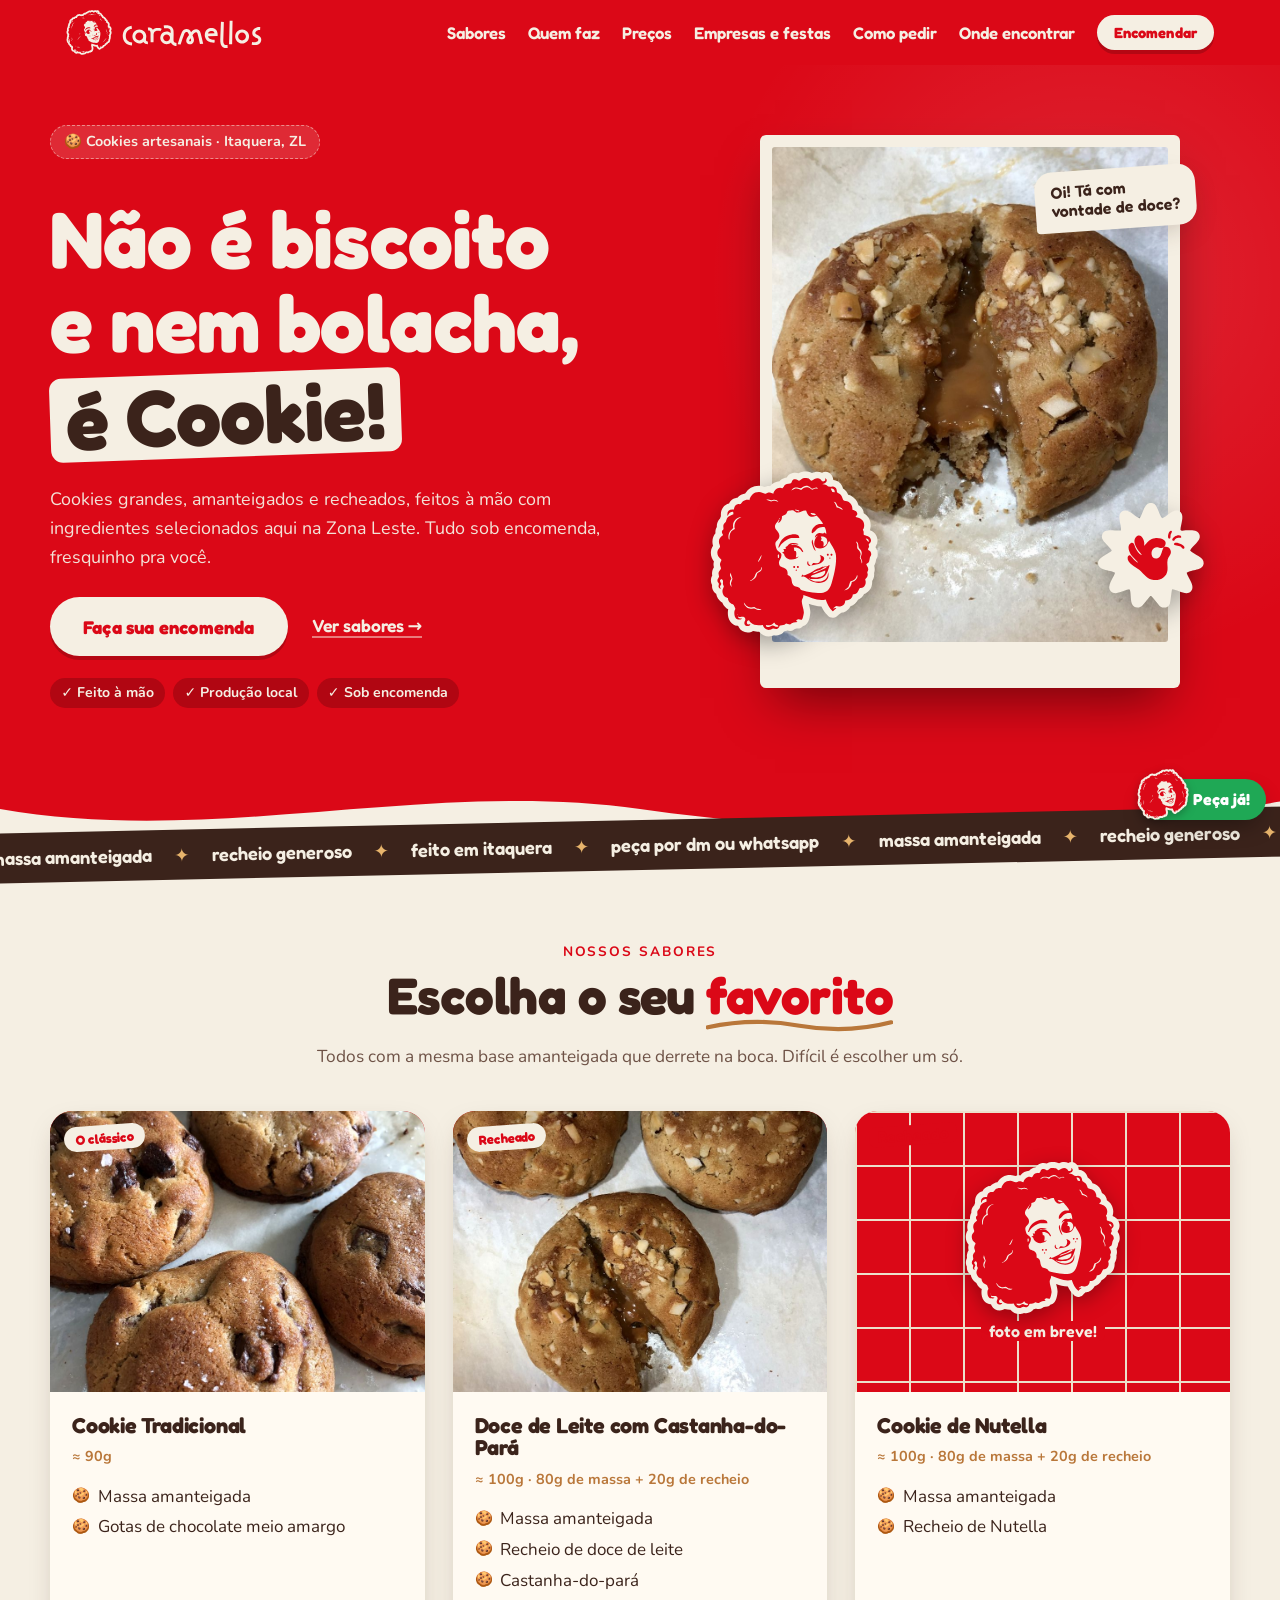
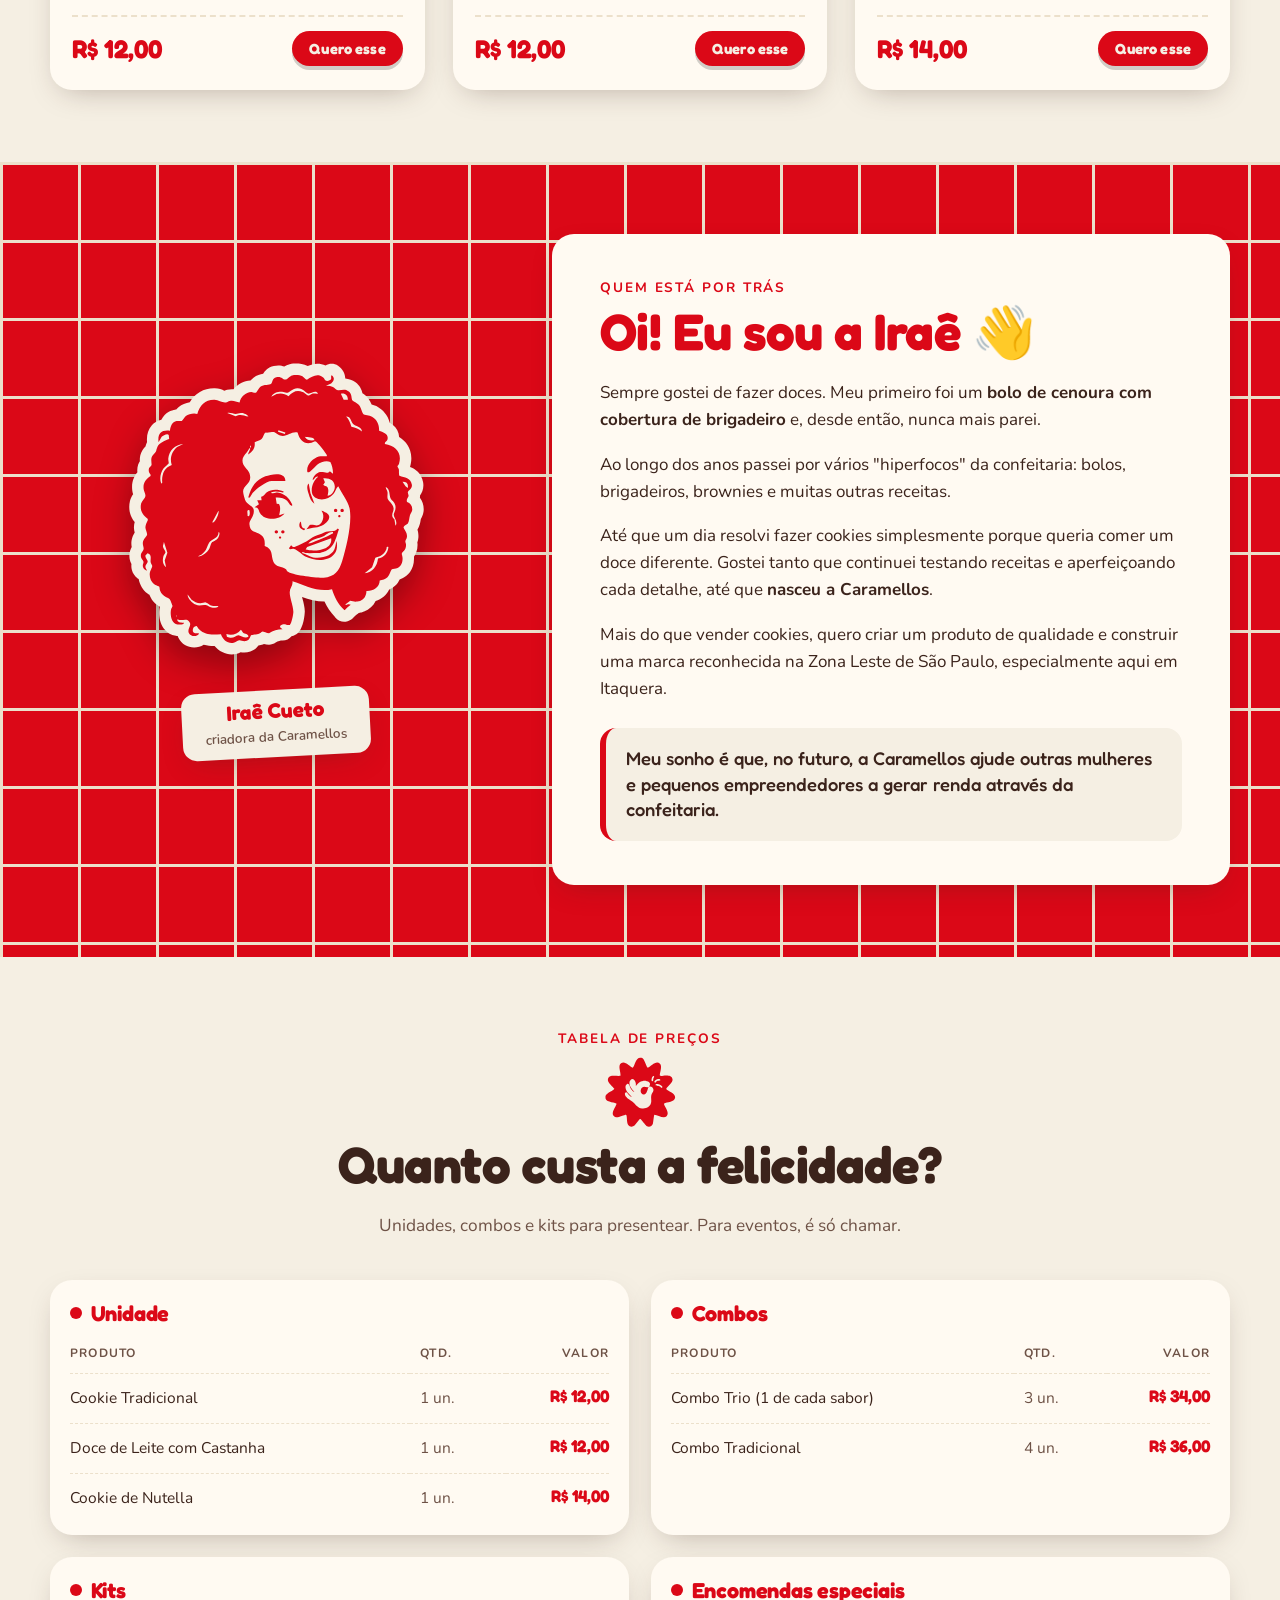
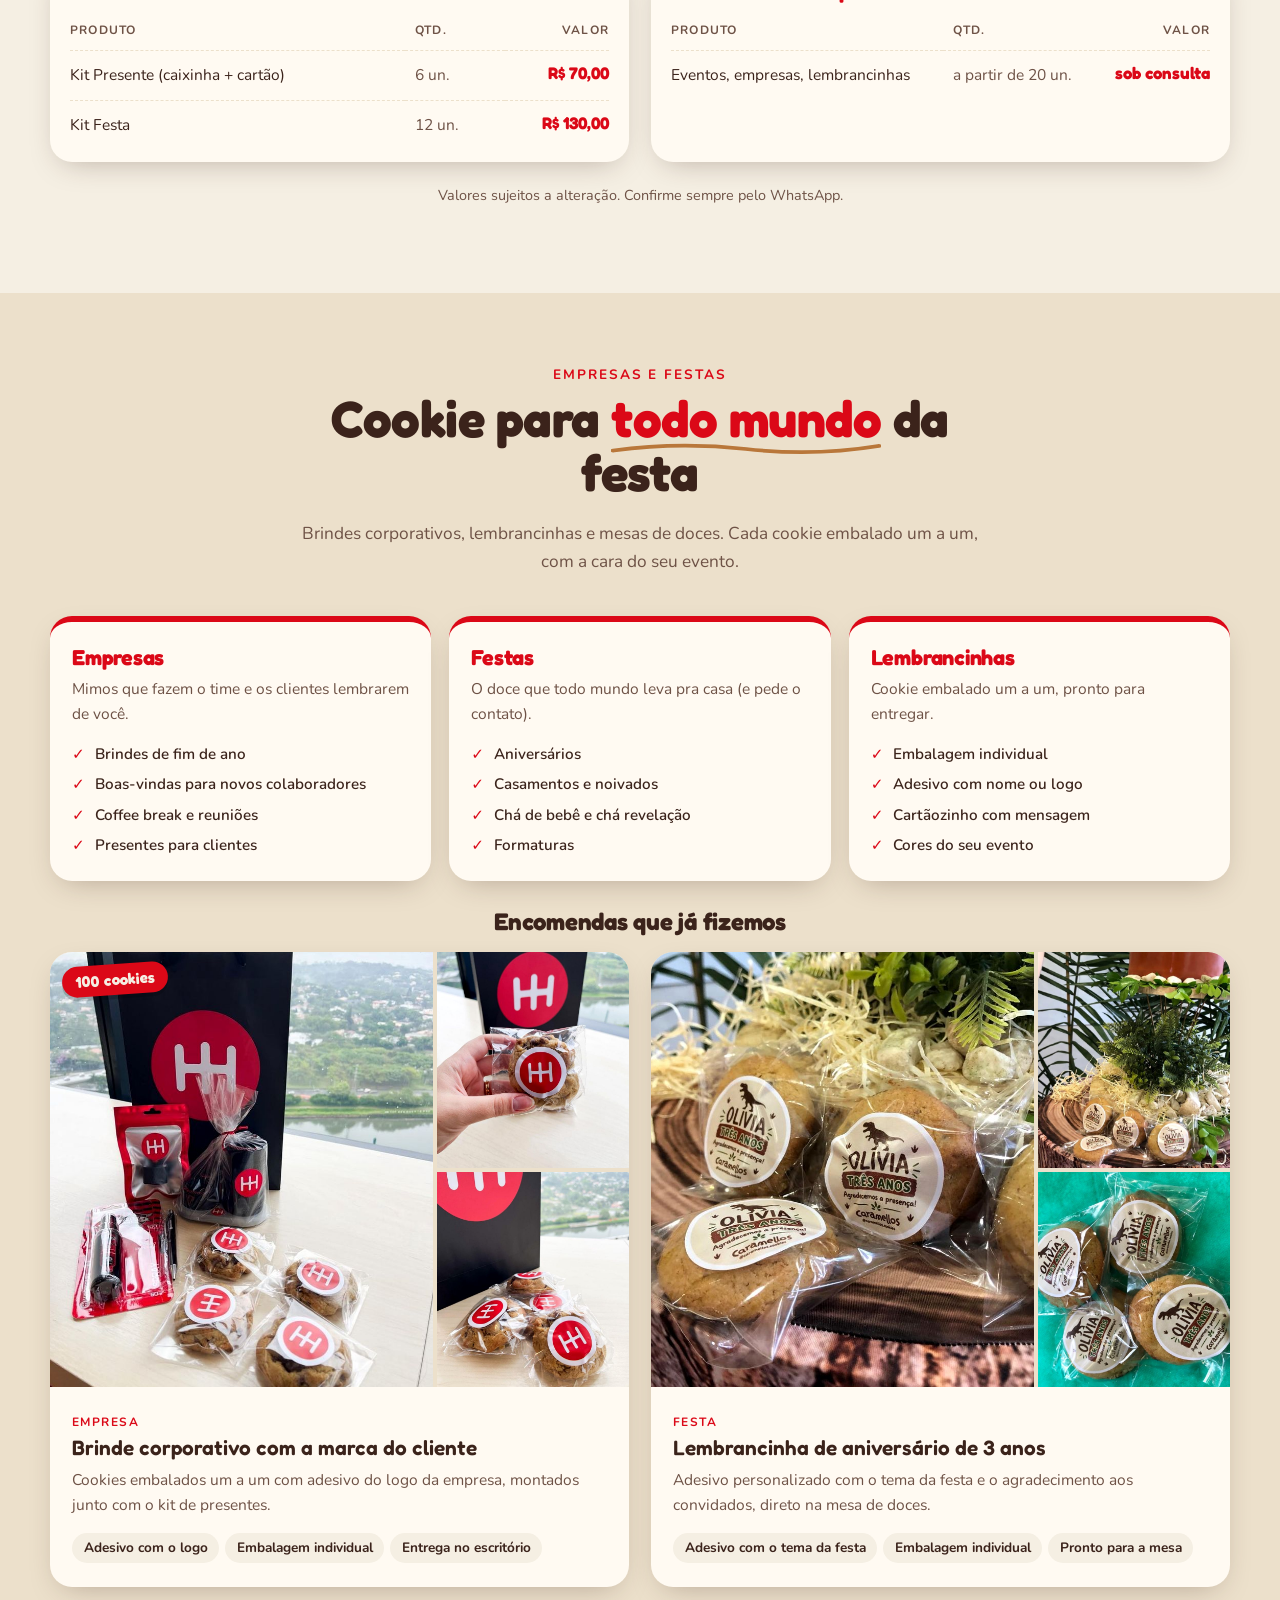
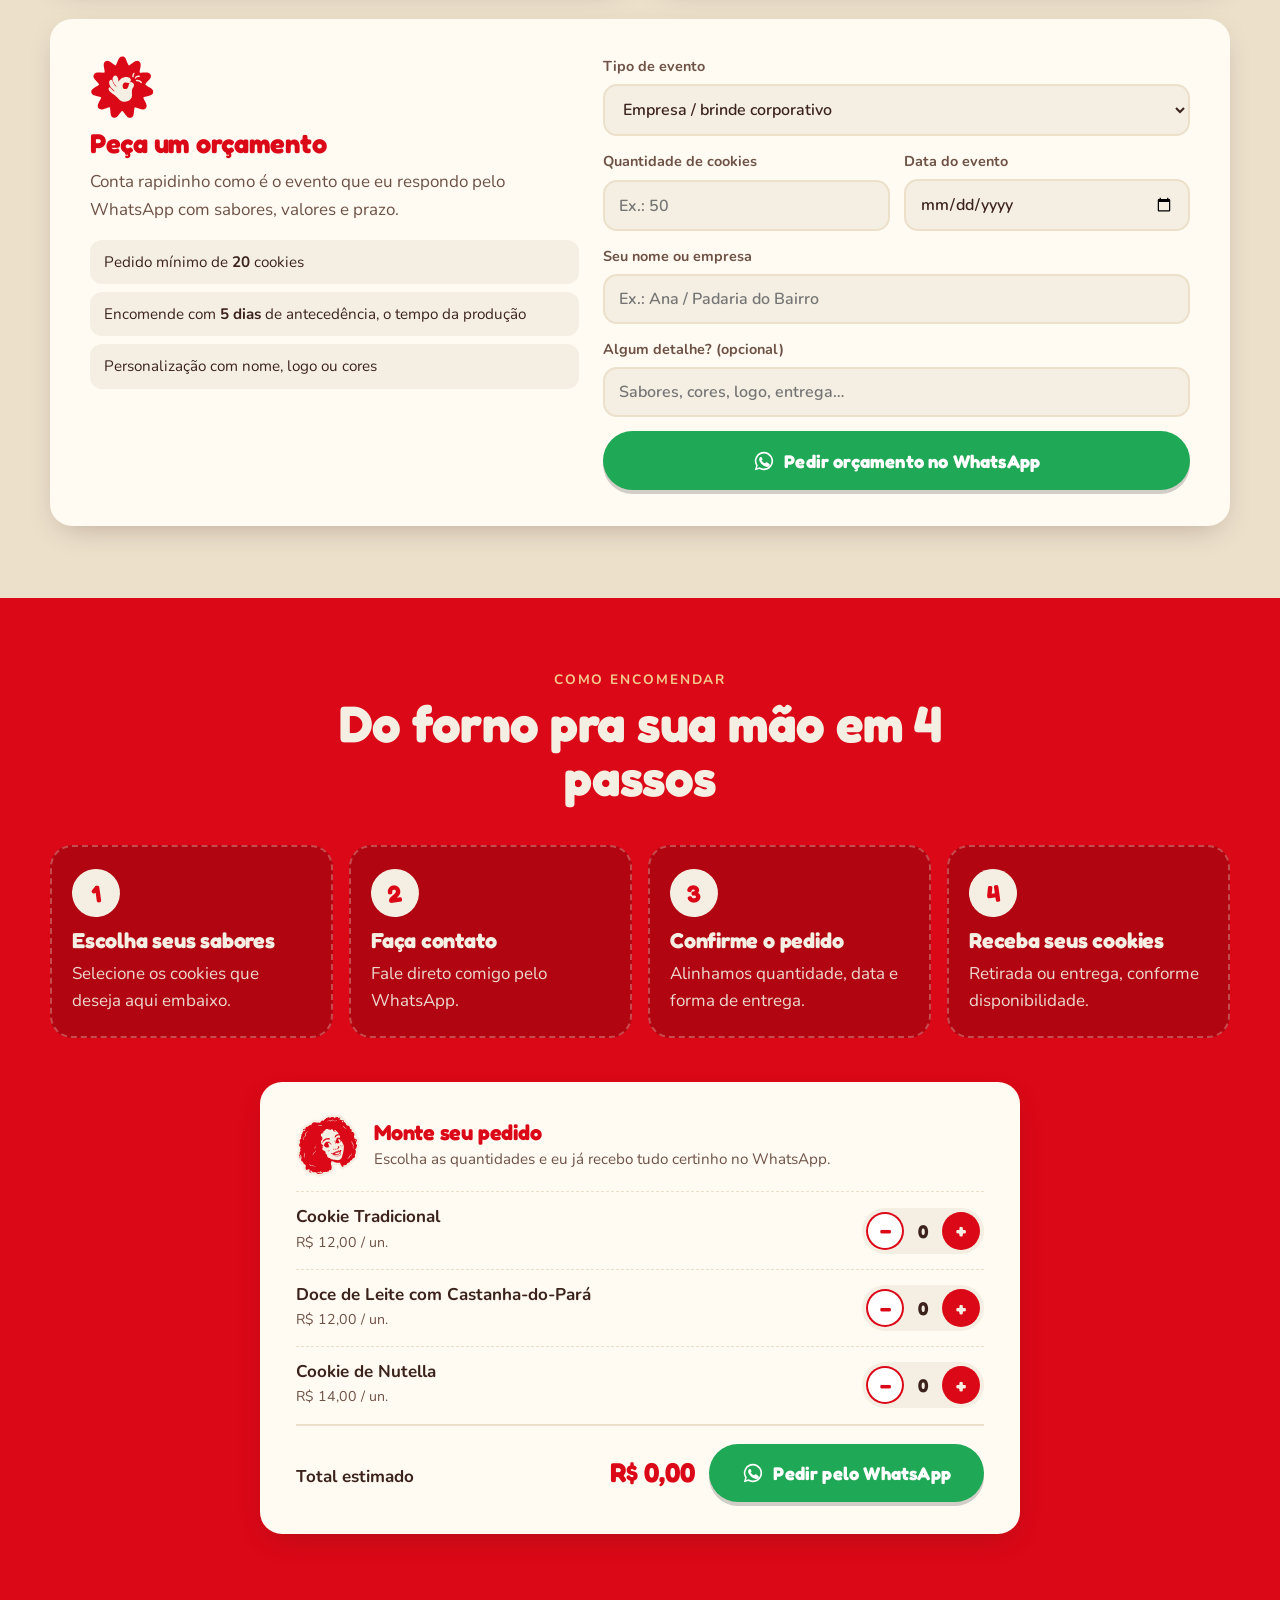
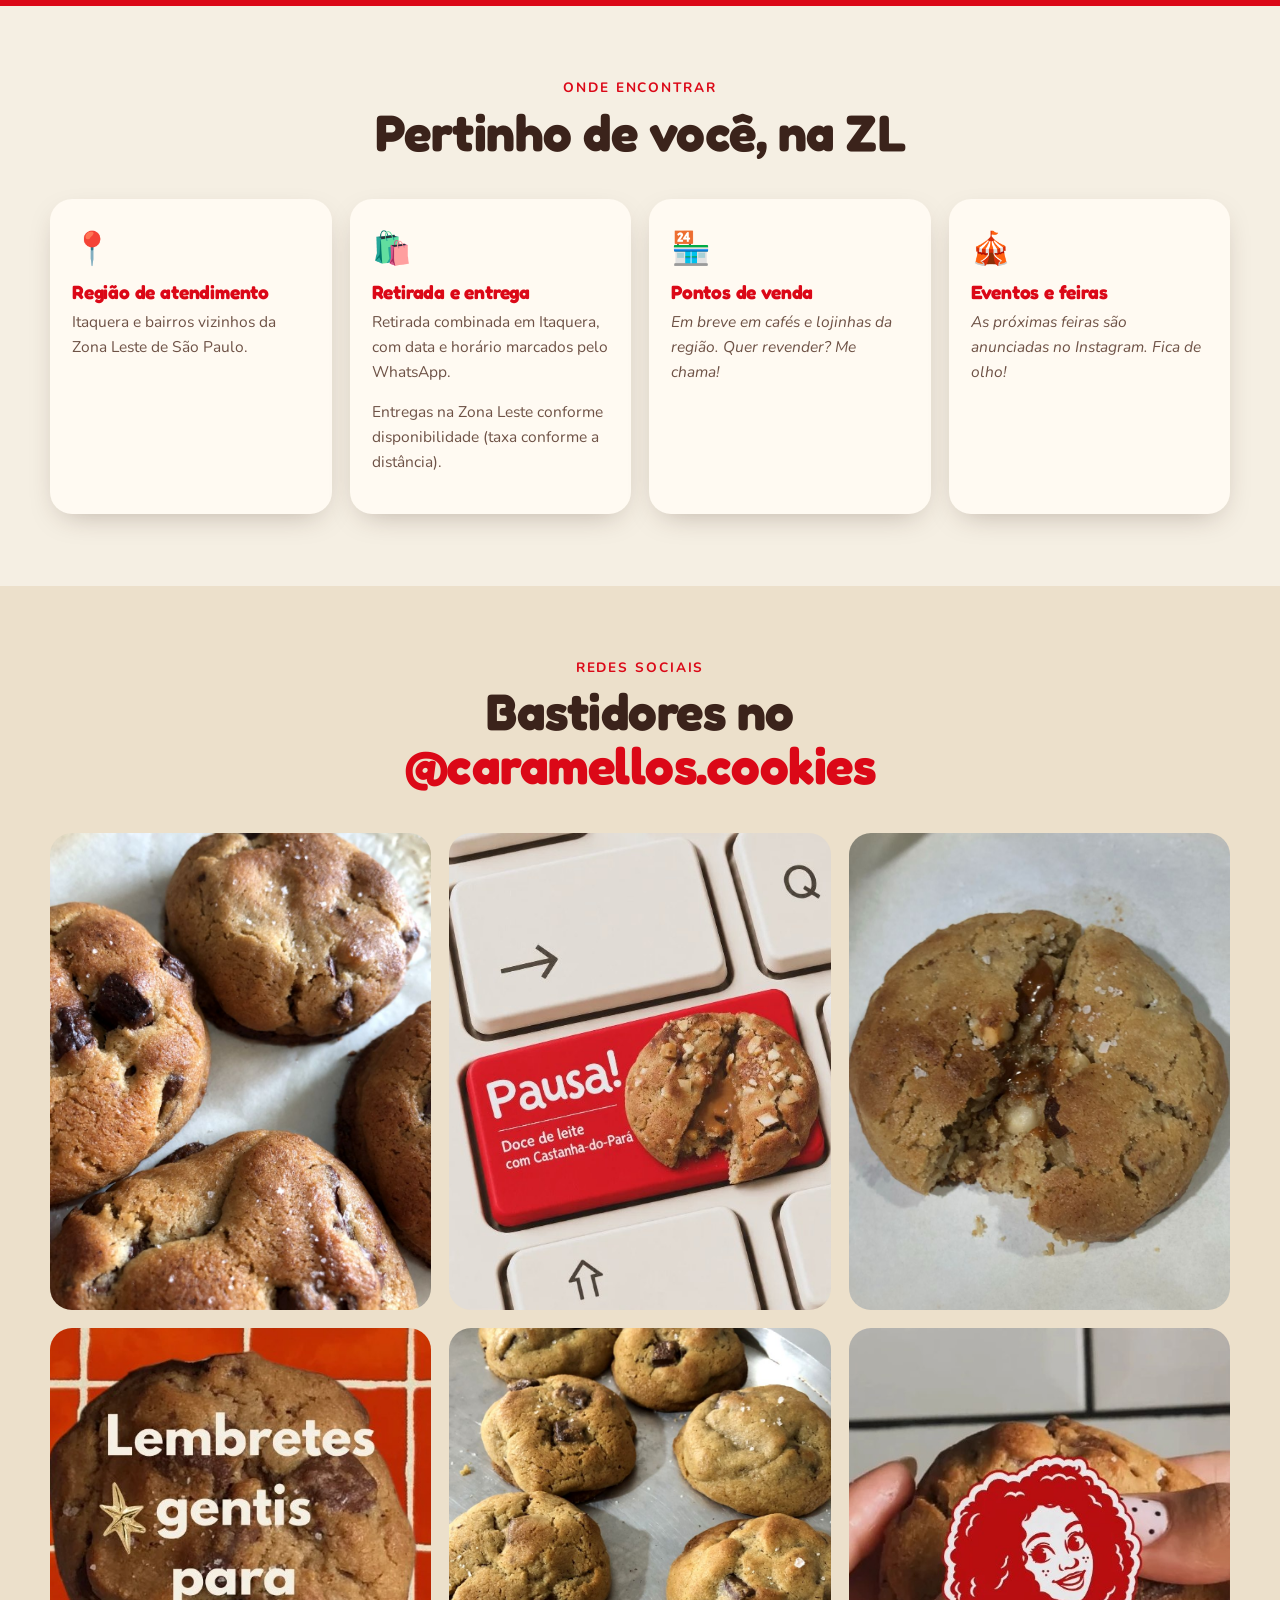
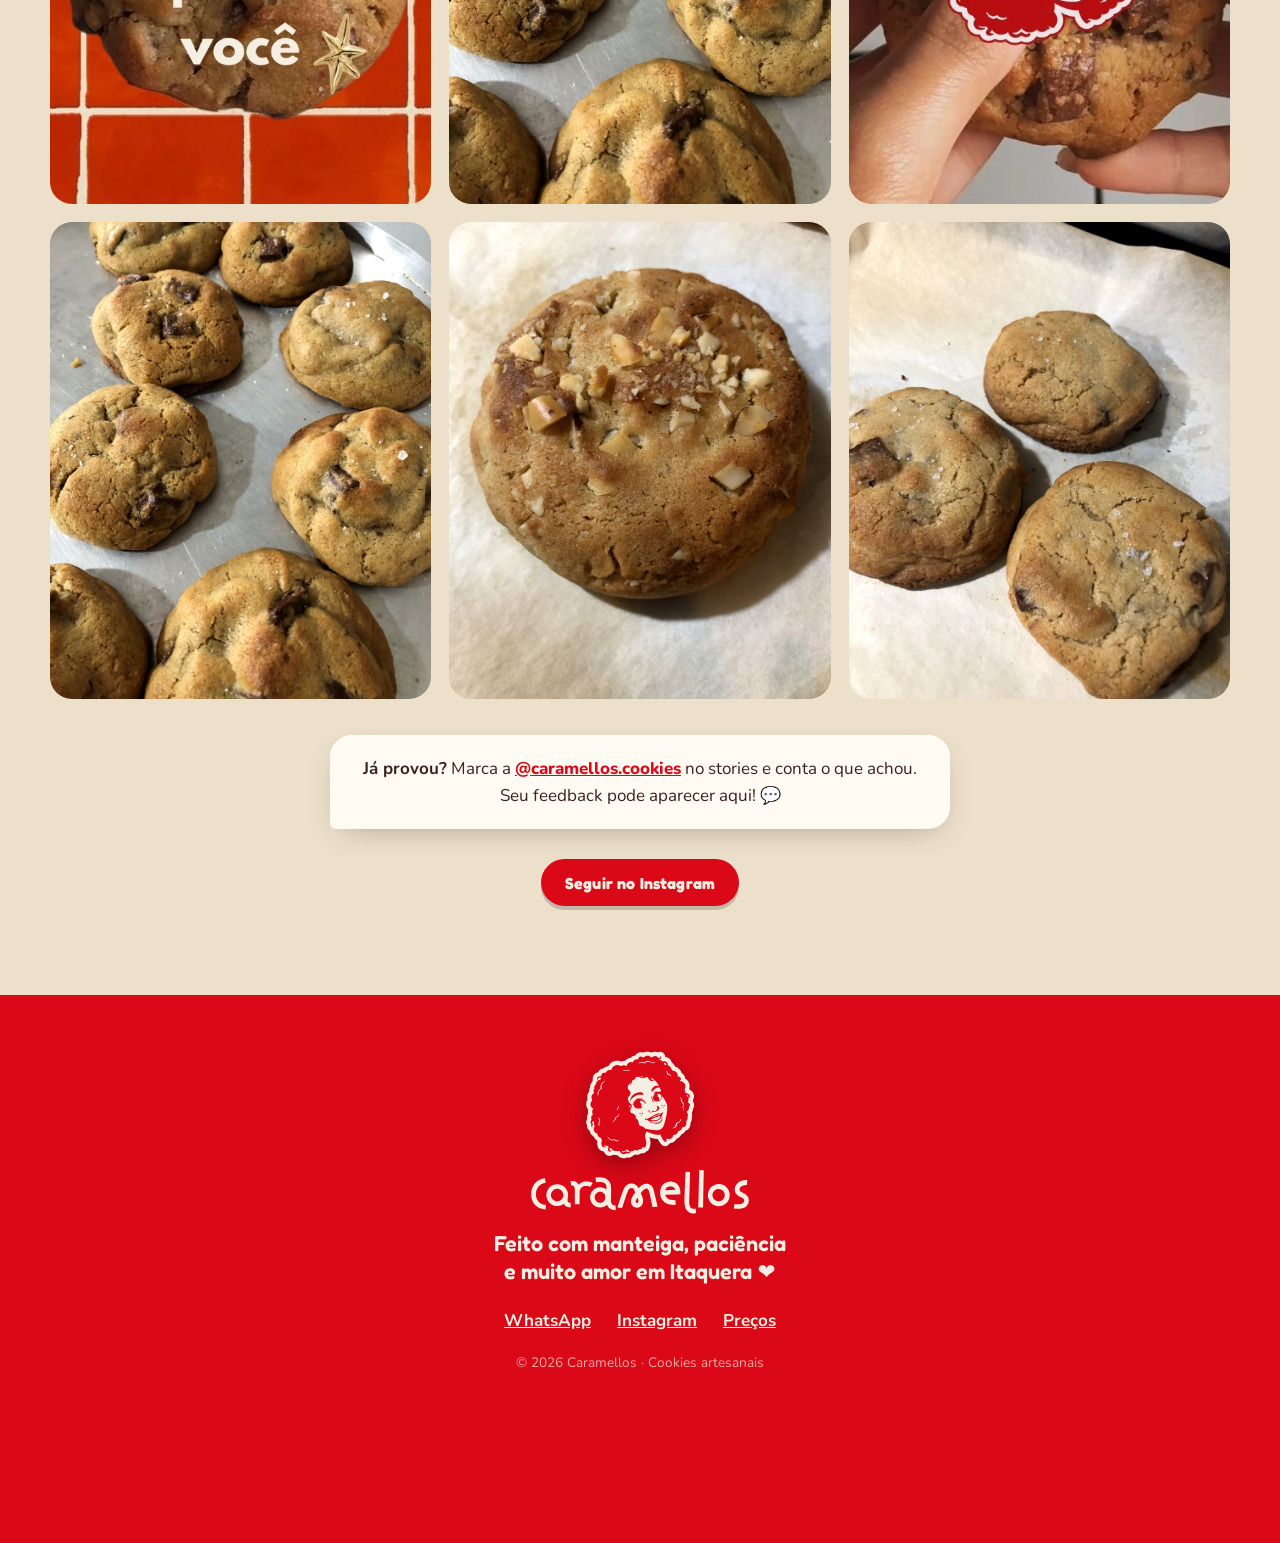
<file: index.html>
<!doctype html>
<html lang="pt-BR">
<head>
  <meta charset="utf-8">
  <meta name="viewport" content="width=device-width, initial-scale=1">
  <title>Caramellos · Cookies artesanais em Itaquera</title>
  <meta name="description" content="Cookies artesanais feitos sob encomenda em Itaquera, Zona Leste de São Paulo. Tradicional, Doce de Leite com Castanha-do-Pará e Nutella. Peça pelo WhatsApp!">
  <meta name="theme-color" content="#db0817">
  <meta property="og:title" content="Caramellos · Não é biscoito e nem bolacha, é Cookie!">
  <meta property="og:description" content="Cookies artesanais sob encomenda na Zona Leste de SP.">
  <meta property="og:image" content="https://caramelloscookies.com.br/img/fotos/doce-de-leite-recheio.jpg">
  <link rel="icon" href="img/marca/mascote-adesivo.svg" type="image/svg+xml">
  <link rel="preconnect" href="https://fonts.googleapis.com">
  <link rel="preconnect" href="https://fonts.gstatic.com" crossorigin>
  <link href="https://fonts.googleapis.com/css2?family=Fredoka:wght@500;600;700&family=Nunito:wght@400;600;700;800&display=swap" rel="stylesheet">
  <link rel="stylesheet" href="css/estilo.css">
</head>
<body>

  <!-- ============ CABEÇALHO ============ -->
  <header class="topo" id="topo">
    <div class="topo__in">
      <a href="#inicio" class="marca" aria-label="Caramellos, início">
        <img class="marca__mascote" src="img/marca/mascote-adesivo.svg" alt="" width="46" height="45">
        <img class="marca__logo" src="img/marca/logo-creme.svg" alt="Caramellos" width="150" height="31">
      </a>
      <button class="menu-btn" aria-expanded="false" aria-controls="menu" aria-label="Abrir menu">
        <span></span><span></span><span></span>
      </button>
      <nav id="menu" class="menu">
        <a href="#sabores">Sabores</a>
        <a href="#quem-faz">Quem faz</a>
        <a href="#precos">Preços</a>
        <a href="#corporativo">Empresas e festas</a>
        <a href="#encomendar">Como pedir</a>
        <a href="#onde">Onde encontrar</a>
        <a href="#encomendar" class="btn btn--creme btn--peq">Encomendar</a>
      </nav>
    </div>
  </header>

  <main>
    <!-- ============ HOME / HERO ============ -->
    <section class="hero" id="inicio">
      <div class="hero__in">
        <div class="hero__txt">
          <p class="etiqueta">🍪 Cookies artesanais · Itaquera, ZL</p>
          <h1>Não é biscoito<br>e nem bolacha,<br><em>é Cookie!</em></h1>
          <p class="hero__sub">
            Cookies grandes, amanteigados e recheados, feitos à mão com ingredientes
            selecionados aqui na Zona Leste. Tudo sob encomenda, fresquinho pra você.
          </p>
          <div class="hero__acoes">
            <a href="#encomendar" class="btn btn--creme btn--grande">Faça sua encomenda</a>
            <a href="#sabores" class="link-seta">Ver sabores →</a>
          </div>
          <ul class="hero__selos">
            <li>Feito à mão</li>
            <li>Produção local</li>
            <li>Sob encomenda</li>
          </ul>
        </div>
        <div class="hero__foto">
          <div class="polaroid">
            <img src="img/fotos/doce-de-leite-recheio.jpg" alt="Cookie de doce de leite com castanha-do-pará partido ao meio, com o recheio escorrendo" width="900" height="1200" fetchpriority="high">
          </div>
          <img class="hero__selo" src="img/marca/selo-ok-creme.svg" alt="Selo Caramellos de aprovação" width="110" height="110">
          <img class="hero__adesivo" src="img/marca/mascote-adesivo.svg" alt="Mascote da Caramellos" width="341" height="334">
          <span class="balao">Oi! Tá com<br>vontade de doce?</span>
        </div>
      </div>
      <svg class="onda" viewBox="0 0 1440 80" preserveAspectRatio="none" aria-hidden="true"><path d="M0 40 C 240 90 480 0 720 40 S 1200 80 1440 30 V80 H0Z"/></svg>
    </section>

    <!-- faixa animada -->
    <div class="faixa" aria-hidden="true">
      <div class="faixa__trilho">
        <span>massa amanteigada</span><b>✦</b><span>recheio generoso</span><b>✦</b><span>feito em Itaquera</span><b>✦</b><span>peça por DM ou WhatsApp</span><b>✦</b>
        <span>massa amanteigada</span><b>✦</b><span>recheio generoso</span><b>✦</b><span>feito em Itaquera</span><b>✦</b><span>peça por DM ou WhatsApp</span><b>✦</b>
      </div>
    </div>

    <!-- ============ SABORES ============ -->
    <section class="secao" id="sabores">
      <div class="cab">
        <p class="sobre">Nossos sabores</p>
        <h2>Escolha o seu <span class="rabisco">favorito</span></h2>
        <p class="cab__txt">Todos com a mesma base amanteigada que derrete na boca. Difícil é escolher um só.</p>
      </div>
      <div class="produtos" id="lista-produtos"><!-- preenchido por js/app.js --></div>
    </section>

    <!-- ============ QUEM FAZ ============ -->
    <section class="secao secao--azulejo" id="quem-faz">
      <div class="historia">
        <div class="historia__img">
          <img src="img/marca/mascote-adesivo.svg" alt="Ilustração da Iraê, criadora da Caramellos" width="341" height="334">
          <p class="assinatura">Iraê Cueto<br><small>criadora da Caramellos</small></p>
        </div>
        <div class="historia__txt cartao">
          <p class="sobre">Quem está por trás</p>
          <h2>Oi! Eu sou a Iraê 👋</h2>
          <p>Sempre gostei de fazer doces. Meu primeiro foi um <strong>bolo de cenoura com cobertura de brigadeiro</strong> e, desde então, nunca mais parei.</p>
          <p>Ao longo dos anos passei por vários "hiperfocos" da confeitaria: bolos, brigadeiros, brownies e muitas outras receitas.</p>
          <p>Até que um dia resolvi fazer cookies simplesmente porque queria comer um doce diferente. Gostei tanto que continuei testando receitas e aperfeiçoando cada detalhe, até que <strong>nasceu a Caramellos</strong>.</p>
          <p>Mais do que vender cookies, quero criar um produto de qualidade e construir uma marca reconhecida na Zona Leste de São Paulo, especialmente aqui em Itaquera.</p>
          <blockquote>
            Meu sonho é que, no futuro, a Caramellos ajude outras mulheres e pequenos empreendedores a gerar renda através da confeitaria.
          </blockquote>
        </div>
      </div>
    </section>

    <!-- ============ PREÇOS ============ -->
    <section class="secao" id="precos">
      <div class="cab">
        <p class="sobre">Tabela de preços</p>
        <img class="cab__selo" src="img/marca/selo-ok-vermelho.svg" alt="" width="72" height="72">
        <h2>Quanto custa a felicidade?</h2>
        <p class="cab__txt">Unidades, combos e kits para presentear. Para eventos, é só chamar.</p>
      </div>
      <div class="precos" id="tabela-precos"><!-- preenchido por js/app.js --></div>
      <p class="aviso" id="aviso-precos"></p>
    </section>

    <!-- ============ EMPRESAS E FESTAS ============ -->
    <section class="secao secao--creme2" id="corporativo">
      <div class="cab">
        <p class="sobre">Empresas e festas</p>
        <h2>Cookie para <span class="rabisco">todo mundo</span> da festa</h2>
        <p class="cab__txt">Brindes corporativos, lembrancinhas e mesas de doces. Cada cookie embalado um a um, com a cara do seu evento.</p>
      </div>
      <div class="segmentos" id="segmentos"><!-- js --></div>
      <div class="cases">
        <h3 class="cases__titulo">Encomendas que já fizemos</h3>
        <div class="cases__lista" id="corp-cases"><!-- js --></div>
      </div>

      <div class="orcamento cartao">
        <div class="orcamento__txt">
          <img src="img/marca/selo-ok-vermelho.svg" alt="" width="64" height="64">
          <h3>Peça um orçamento</h3>
          <p>Conta rapidinho como é o evento que eu respondo pelo WhatsApp com sabores, valores e prazo.</p>
          <ul class="orcamento__regras">
            <li>Pedido mínimo de <strong id="corp-min">20</strong> cookies</li>
            <li>Encomende com <strong id="corp-prazo">5 dias</strong> de antecedência, o tempo da produção</li>
            <li>Personalização com nome, logo ou cores</li>
          </ul>
        </div>
        <form class="orcamento__form" id="form-orcamento" novalidate>
          <label class="campo-site">Tipo de evento
            <select id="o-tipo">
              <option>Empresa / brinde corporativo</option>
              <option>Aniversário</option>
              <option>Casamento / noivado</option>
              <option>Chá de bebê / revelação</option>
              <option>Lembrancinha</option>
              <option>Outro</option>
            </select>
          </label>
          <div class="campo-dupla">
            <label class="campo-site">Quantidade de cookies
              <input id="o-qtd" type="number" inputmode="numeric" min="1" step="1" placeholder="Ex.: 50">
            </label>
            <label class="campo-site">Data do evento
              <input id="o-data" type="date">
            </label>
          </div>
          <label class="campo-site">Seu nome ou empresa
            <input id="o-nome" type="text" autocomplete="name" placeholder="Ex.: Ana / Padaria do Bairro">
          </label>
          <label class="campo-site">Algum detalhe? (opcional)
            <input id="o-obs" type="text" placeholder="Sabores, cores, logo, entrega…">
          </label>
          <p class="orcamento__aviso" id="o-aviso" hidden></p>
          <button class="btn btn--whats btn--grande" type="submit">
            <svg viewBox="0 0 24 24" width="22" height="22" aria-hidden="true"><path fill="currentColor" d="M12 2a10 10 0 0 0-8.6 15.1L2 22l5-1.3A10 10 0 1 0 12 2Zm0 18.2c-1.5 0-3-.4-4.3-1.2l-.3-.2-3 .8.8-2.9-.2-.3A8.2 8.2 0 1 1 12 20.2Zm4.5-6.1c-.2-.1-1.5-.7-1.7-.8-.2-.1-.4-.1-.6.1l-.8 1c-.1.2-.3.2-.5.1a6.7 6.7 0 0 1-3.3-2.9c-.3-.4.3-.4.7-1.3.1-.2 0-.3 0-.4l-.8-1.8c-.2-.5-.4-.4-.6-.4h-.5a1 1 0 0 0-.7.3c-.2.3-1 1-1 2.4s1 2.8 1.2 3c.1.2 2 3.1 4.9 4.3 1.8.8 2.5.8 3.4.7.6-.1 1.7-.7 1.9-1.4.2-.7.2-1.2.2-1.4-.1-.1-.3-.2-.6-.3Z"/></svg>
            Pedir orçamento no WhatsApp
          </button>
        </form>
      </div>
    </section>

    <!-- ============ COMO ENCOMENDAR ============ -->
    <section class="secao secao--vermelha" id="encomendar">
      <div class="cab cab--claro">
        <p class="sobre">Como encomendar</p>
        <h2>Do forno pra sua mão em 4 passos</h2>
      </div>
      <ol class="passos">
        <li><span class="passos__n">1</span><h3>Escolha seus sabores</h3><p>Selecione os cookies que deseja aqui embaixo.</p></li>
        <li><span class="passos__n">2</span><h3>Faça contato</h3><p>Fale direto comigo pelo WhatsApp.</p></li>
        <li><span class="passos__n">3</span><h3>Confirme o pedido</h3><p>Alinhamos quantidade, data e forma de entrega.</p></li>
        <li><span class="passos__n">4</span><h3>Receba seus cookies</h3><p>Retirada ou entrega, conforme disponibilidade.</p></li>
      </ol>

      <div class="montador cartao" id="montador">
        <div class="montador__cab">
          <img src="img/marca/mascote-adesivo.svg" alt="" width="64" height="63">
          <div>
            <h3>Monte seu pedido</h3>
            <p>Escolha as quantidades e eu já recebo tudo certinho no WhatsApp.</p>
          </div>
        </div>
        <div id="montador-itens" class="montador__itens"><!-- js --></div>
        <div class="montador__rodape">
          <p class="total">Total estimado <strong id="total">R$ 0,00</strong></p>
          <a id="btn-pedido" class="btn btn--whats btn--grande" href="#" target="_blank" rel="noopener">
            <svg viewBox="0 0 24 24" width="22" height="22" aria-hidden="true"><path fill="currentColor" d="M12 2a10 10 0 0 0-8.6 15.1L2 22l5-1.3A10 10 0 1 0 12 2Zm0 18.2c-1.5 0-3-.4-4.3-1.2l-.3-.2-3 .8.8-2.9-.2-.3A8.2 8.2 0 1 1 12 20.2Zm4.5-6.1c-.2-.1-1.5-.7-1.7-.8-.2-.1-.4-.1-.6.1l-.8 1c-.1.2-.3.2-.5.1a6.7 6.7 0 0 1-3.3-2.9c-.3-.4.3-.4.7-1.3.1-.2 0-.3 0-.4l-.8-1.8c-.2-.5-.4-.4-.6-.4h-.5a1 1 0 0 0-.7.3c-.2.3-1 1-1 2.4s1 2.8 1.2 3c.1.2 2 3.1 4.9 4.3 1.8.8 2.5.8 3.4.7.6-.1 1.7-.7 1.9-1.4.2-.7.2-1.2.2-1.4-.1-.1-.3-.2-.6-.3Z"/></svg>
            <span id="btn-pedido-txt">Pedir pelo WhatsApp</span>
          </a>
        </div>
      </div>
    </section>

    <!-- ============ ONDE ENCONTRAR ============ -->
    <section class="secao" id="onde">
      <div class="cab">
        <p class="sobre">Onde encontrar</p>
        <h2>Pertinho de você, na ZL</h2>
      </div>
      <div class="onde" id="onde-cards"><!-- js --></div>
    </section>

    <!-- ============ INSTAGRAM ============ -->
    <section class="secao secao--creme2" id="instagram">
      <div class="cab">
        <p class="sobre">Redes sociais</p>
        <h2>Bastidores no <a class="arroba" id="link-insta" href="#" target="_blank" rel="noopener">@caramellos.cookies</a></h2>
      </div>
      <div class="galeria" id="galeria"><!-- js --></div>
      <div class="depoimentos" id="depoimentos"><!-- js --></div>
      <p class="centro"><a class="btn btn--vermelho" id="btn-insta" href="#" target="_blank" rel="noopener">Seguir no Instagram</a></p>
    </section>
  </main>

  <!-- ============ RODAPÉ ============ -->
  <footer class="rodape">
    <img class="rodape__mascote" src="img/marca/mascote-adesivo.svg" alt="" width="110" height="108">
    <img class="rodape__logo" src="img/marca/logo-creme.svg" alt="Caramellos" width="240" height="49">
    <p class="rodape__frase">Feito com manteiga, paciência<br>e muito amor em Itaquera ❤️</p>
    <nav class="rodape__links">
      <a id="rod-whats" href="#" target="_blank" rel="noopener">WhatsApp</a>
      <a id="rod-insta" href="#" target="_blank" rel="noopener">Instagram</a>
      <a href="#precos">Preços</a>
    </nav>
    <p class="rodape__copy">© <span id="ano"></span> Caramellos · Cookies artesanais</p>
  </footer>

  <!-- botão flutuante -->
  <a class="flutuante" id="flutuante" href="#" target="_blank" rel="noopener" aria-label="Falar no WhatsApp">
    <img src="img/marca/mascote-adesivo.svg" alt="" width="58" height="57">
    <span>Peça já!</span>
  </a>

  <!-- botão voltar ao início -->
  <a class="subir" id="subir" href="#inicio" aria-label="Voltar ao início do site">
    <svg viewBox="0 0 24 24" width="22" height="22" aria-hidden="true"><path fill="none" stroke="currentColor" stroke-width="2.6" stroke-linecap="round" stroke-linejoin="round" d="M6 14l6-6 6 6"/></svg>
    <span>Início</span>
  </a>

  <!-- popup: finalizar pedido -->
  <dialog class="checkout" id="checkout" aria-labelledby="ck-titulo">
    <form class="checkout__form" id="ck-form" method="dialog" novalidate>
      <div class="checkout__topo">
        <img src="img/marca/mascote-adesivo.svg" alt="" width="52" height="51">
        <div>
          <h2 id="ck-titulo">Quase lá!</h2>
          <p id="ck-sub">Preencha os dados e o pedido vai prontinho para o WhatsApp da Iraê.</p>
        </div>
        <button type="button" class="checkout__fechar" data-fechar aria-label="Fechar">×</button>
      </div>

      <div class="checkout__resumo" id="ck-resumo"></div>

      <label class="campo-site">Seu nome
        <input id="ck-nome" type="text" autocomplete="name" placeholder="Nome e sobrenome" required>
      </label>

      <fieldset class="escolha">
        <legend>Como você quer receber?</legend>
        <label><input type="radio" name="ck-tipo" value="entrega" checked><span>🛵 Entrega</span></label>
        <label><input type="radio" name="ck-tipo" value="retirada"><span>🛍️ Retirada</span></label>
      </fieldset>

      <div id="ck-endereco" class="checkout__grupo">
        <div class="campo-dupla campo-dupla--cep">
          <label class="campo-site">CEP
            <input id="ck-cep" type="text" inputmode="numeric" autocomplete="postal-code" placeholder="00000-000" maxlength="9">
          </label>
          <p class="checkout__cep" id="ck-cep-status" aria-live="polite"></p>
        </div>
        <label class="campo-site">Rua
          <input id="ck-rua" type="text" autocomplete="address-line1" placeholder="Rua, avenida…">
        </label>
        <div class="campo-dupla">
          <label class="campo-site">Número
            <input id="ck-numero" type="text" inputmode="numeric" placeholder="123">
          </label>
          <label class="campo-site">Complemento
            <input id="ck-compl" type="text" autocomplete="address-line2" placeholder="Apto, bloco, referência">
          </label>
        </div>
        <div class="campo-dupla">
          <label class="campo-site">Bairro
            <input id="ck-bairro" type="text" placeholder="Bairro">
          </label>
          <label class="campo-site">Cidade
            <input id="ck-cidade" type="text" autocomplete="address-level2" value="São Paulo/SP">
          </label>
        </div>
        <p class="checkout__aviso" id="ck-aviso-entrega"></p>
      </div>
      <p class="checkout__aviso" id="ck-aviso-retirada" hidden></p>

      <div class="campo-dupla">
        <label class="campo-site"><span id="ck-data-rotulo">Para quando?</span>
          <input id="ck-data" type="date" required>
        </label>
        <label class="campo-site">Período
          <select id="ck-periodo"></select>
        </label>
      </div>

      <fieldset class="escolha" id="ck-pagamentos">
        <legend>Forma de pagamento</legend>
      </fieldset>

      <label class="check-site" id="ck-presente-campo"><input type="checkbox" id="ck-presente"> 🎁 É para presente</label>
      <label class="campo-site" id="ck-cartao-campo" hidden>Mensagem do cartãozinho
        <input id="ck-cartao" type="text" maxlength="140" placeholder="Ex.: Feliz aniversário, Bia!">
      </label>

      <label class="campo-site">Observações (opcional)
        <textarea id="ck-obs" rows="2" maxlength="300" placeholder="Alergias, portaria, horário específico…"></textarea>
      </label>

      <p class="checkout__erro" id="ck-erro" role="alert" hidden></p>
      <p class="checkout__privacidade">🔒 Seus dados não ficam guardados em nenhum servidor: vão só para a conversa no WhatsApp.</p>

      <div class="checkout__acoes">
        <button type="button" class="btn btn--linha" data-fechar>Voltar</button>
        <button type="submit" class="btn btn--whats btn--grande" id="ck-enviar">Enviar pedido pelo WhatsApp</button>
      </div>
    </form>
  </dialog>

  <script src="js/dados.js"></script>
  <script src="js/app.js"></script>
</body>
</html>
</file>
<file: css/estilo.css>
/* =========================================================
   CARAMELLOS · estilos
   Cores da marca ficam aqui em cima, fáceis de ajustar.
   ========================================================= */
:root {
  --vermelho: #db0817;
  --vermelho-esc: #b10612;
  --creme: #f5efe3;
  --creme-2: #ece0cb;
  --caramelo: #b9773a;
  --chocolate: #3b231b;
  --texto: #3b231b;
  --texto-suave: #6e5246;
  --whats: #1fa855;
  --raio: 22px;
  --sombra: 0 10px 30px -12px rgba(59, 35, 27, .35);
  --titulo: "Fredoka", system-ui, sans-serif;
  --corpo: "Nunito", system-ui, sans-serif;
}

*, *::before, *::after { box-sizing: border-box; }
[hidden] { display: none !important; }
html { scroll-behavior: smooth; scroll-padding-top: 76px; }
body {
  margin: 0;
  background: var(--creme);
  color: var(--texto);
  font: 17px/1.6 var(--corpo);
  -webkit-font-smoothing: antialiased;
  overflow-x: hidden;
}
img { max-width: 100%; display: block; }
a { color: inherit; }
h1, h2, h3 { font-family: var(--titulo); line-height: 1.05; margin: 0 0 .4em; letter-spacing: -.01em; }
h2 { font-size: clamp(2rem, 6vw, 3.2rem); }
h3 { font-size: 1.35rem; }
p { margin: 0 0 1em; }

/* ---------- botões ---------- */
.btn {
  display: inline-flex; align-items: center; justify-content: center; gap: .5em;
  font: 700 1rem var(--titulo); letter-spacing: .01em;
  padding: .85em 1.5em; border-radius: 999px; border: 0; cursor: pointer;
  text-decoration: none; transition: transform .15s, box-shadow .15s, background .15s;
  box-shadow: 0 4px 0 rgba(0,0,0,.18);
}
.btn:hover { transform: translateY(-2px); box-shadow: 0 6px 0 rgba(0,0,0,.18); }
.btn:active { transform: translateY(2px); box-shadow: 0 1px 0 rgba(0,0,0,.18); }
.btn--creme { background: var(--creme); color: var(--vermelho); }
.btn--vermelho { background: var(--vermelho); color: var(--creme); }
.btn--whats { background: var(--whats); color: #fff; }
.btn--grande { font-size: 1.15rem; padding: 1em 1.8em; }
.btn--peq { font-size: .92rem; padding: .6em 1.15em; }
:focus-visible { outline: 3px dashed var(--caramelo); outline-offset: 3px; }

/* ---------- cabeçalho ---------- */
.topo {
  position: sticky; top: 0; z-index: 50;
  background: var(--vermelho); color: var(--creme);
  transition: box-shadow .2s;
}
.topo.rolado { box-shadow: 0 6px 20px -8px rgba(0,0,0,.4); }
.topo__in {
  max-width: 1180px; margin: auto; padding: 10px 16px;
  display: flex; align-items: center; justify-content: space-between;
}
.marca { display: flex; align-items: center; gap: 10px; text-decoration: none; font: 700 1.55rem var(--titulo); }
.marca__mascote { width: 46px; height: auto; }
.marca__logo { width: 140px; height: auto; margin-top: 4px; }
.menu-btn {
  width: 44px; height: 44px; border: 0; background: transparent; cursor: pointer;
  display: grid; place-content: center; gap: 5px;
}
.menu-btn span { display: block; width: 24px; height: 3px; border-radius: 3px; background: var(--creme); transition: .25s; }
.menu-btn[aria-expanded="true"] span:nth-child(1) { transform: translateY(8px) rotate(45deg); }
.menu-btn[aria-expanded="true"] span:nth-child(2) { opacity: 0; }
.menu-btn[aria-expanded="true"] span:nth-child(3) { transform: translateY(-8px) rotate(-45deg); }
.menu {
  position: absolute; left: 0; right: 0; top: 100%;
  background: var(--vermelho); padding: 8px 16px 20px;
  display: flex; flex-direction: column; gap: 4px;
  transform: translateY(-8px); opacity: 0; pointer-events: none; transition: .2s;
  box-shadow: 0 16px 24px -12px rgba(0,0,0,.4);
}
.menu.aberto { transform: none; opacity: 1; pointer-events: auto; }
.menu a:not(.btn) { padding: 12px 4px; font: 600 1.2rem var(--titulo); text-decoration: none; border-bottom: 1px dashed rgba(248,239,225,.3); }
.menu .btn { margin-top: 12px; }

@media (min-width: 900px) {
  .menu-btn { display: none; }
  .menu {
    position: static; flex-direction: row; align-items: center; gap: 22px;
    padding: 0; background: none; transform: none; opacity: 1; pointer-events: auto; box-shadow: none;
  }
  .menu a:not(.btn) { padding: 4px 0; font-size: 1.05rem; border: 0; position: relative; }
  .menu a:not(.btn)::after {
    content: ""; position: absolute; left: 0; right: 0; bottom: -2px; height: 2px;
    background: var(--creme); transform: scaleX(0); transition: transform .2s;
  }
  .menu a:not(.btn):hover::after { transform: scaleX(1); }
  .menu .btn { margin: 0; }
}

/* ---------- hero ---------- */
.hero {
  position: relative; background: var(--vermelho); color: var(--creme);
  padding: 28px 16px 90px; overflow: hidden;
}
.hero::before { /* brilho suave */
  content: ""; position: absolute; inset: -30% -20% auto auto; width: 70vw; height: 70vw;
  background: radial-gradient(circle, rgba(255,255,255,.12), transparent 60%); pointer-events: none;
}
.hero__in { max-width: 1180px; margin: auto; display: grid; gap: 40px; position: relative; }
.etiqueta {
  display: inline-block; background: rgba(248,239,225,.15); border: 1.5px dashed rgba(248,239,225,.5);
  padding: .3em .9em; border-radius: 999px; font-weight: 700; font-size: .9rem;
}
.hero h1 { font-size: clamp(2.6rem, 11vw, 5rem); margin: .3em 0 .35em; }
.hero h1 em { font-style: normal; color: var(--chocolate); background: var(--creme); padding: 0 .2em; border-radius: 12px; display: inline-block; transform: rotate(-2deg); margin-top: .1em; }
.hero__sub { font-size: 1.12rem; max-width: 34em; opacity: .95; }
.hero__acoes { display: flex; flex-wrap: wrap; align-items: center; gap: 14px 24px; margin: 26px 0 22px; }
.link-seta { font: 600 1.1rem var(--titulo); text-decoration: none; border-bottom: 2px solid rgba(248,239,225,.5); }
.hero__selos { list-style: none; padding: 0; margin: 0; display: flex; flex-wrap: wrap; gap: 8px; }
.hero__selos li { font-size: .88rem; font-weight: 700; padding: .25em .8em; border-radius: 999px; background: var(--vermelho-esc); }
.hero__selos li::before { content: "✓ "; }

.hero__foto { position: relative; max-width: 420px; margin: 0 auto 10px; width: 76%; }
.polaroid {
  background: var(--creme); padding: 12px 12px 46px; border-radius: 6px;
  box-shadow: 0 25px 50px -15px rgba(0,0,0,.5);
}
.polaroid img { aspect-ratio: 4/5; object-fit: cover; width: 100%; height: auto; border-radius: 3px; }
.hero__adesivo { max-width: 170px;
  position: absolute; width: 42%; left: -12%; bottom: -6%;
  filter: drop-shadow(0 8px 12px rgba(0,0,0,.35));
  animation: flutua 4s ease-in-out infinite;
}
.balao {
  position: absolute; right: -4%; top: 6%;
  background: var(--creme); color: var(--chocolate); font: 600 1rem/1.2 var(--titulo);
  padding: .7em 1em; border-radius: 18px 18px 18px 4px; transform: rotate(-4deg);
  box-shadow: var(--sombra);
}
@keyframes flutua { 0%,100% { transform: translateY(0); } 50% { transform: translateY(-10px); } }
.hero__selo { position: absolute; width: 26%; max-width: 110px; right: -6%; bottom: 14%; filter: drop-shadow(0 8px 12px rgba(0,0,0,.3)); animation: pulsa 3s ease-in-out infinite; }
@keyframes pulsa { 0%,100% { transform: scale(1); } 50% { transform: scale(1.08); } }

.onda { position: absolute; left: 0; bottom: -1px; width: 100%; height: 60px; fill: var(--creme); }

@media (min-width: 900px) {
  .hero { padding: 60px 24px 130px; }
  .hero__in { grid-template-columns: 1.15fr 1fr; align-items: center; gap: 60px; }
  .hero__foto { width: 100%; }
}

/* ---------- faixa ---------- */
.faixa { background: var(--chocolate); color: var(--creme); overflow: hidden; padding: 14px 0; transform: rotate(-1.2deg); margin: -18px -10px 0; position: relative; z-index: 2; }
.faixa__trilho { display: flex; gap: 22px; width: max-content; animation: corre 26s linear infinite; font: 600 1.15rem var(--titulo); text-transform: lowercase; }
.faixa b { color: #e7b46c; }
@keyframes corre { to { transform: translateX(-50%); } }

/* ---------- seções ---------- */
.secao { padding: 72px 16px; position: relative; }
.secao > * { max-width: 1180px; margin-left: auto; margin-right: auto; }
.cab { text-align: center; max-width: 680px; margin-bottom: 40px; }
.cab__selo { width: 72px; height: auto; margin: 0 auto 10px; animation: pulsa 3s ease-in-out infinite; }
.cab__txt { color: var(--texto-suave); font-size: 1.08rem; }
.sobre {
  font: 700 .85rem var(--corpo); text-transform: uppercase; letter-spacing: .14em;
  color: var(--vermelho); margin-bottom: .6em;
}
.rabisco { position: relative; color: var(--vermelho); white-space: nowrap; }
.rabisco::after {
  content: ""; position: absolute; left: 0; right: 0; bottom: -.12em; height: .3em;
  background: url("data:image/svg+xml,%3Csvg xmlns='http://www.w3.org/2000/svg' viewBox='0 0 200 20' preserveAspectRatio='none'%3E%3Cpath d='M2 14 Q 50 2 100 12 T 198 8' fill='none' stroke='%23b9773a' stroke-width='5' stroke-linecap='round'/%3E%3C/svg%3E") center/100% 100% no-repeat;
}
.cartao { background: #fffaf2; border-radius: var(--raio); box-shadow: var(--sombra); }
.centro { text-align: center; }

/* fundo de azulejo vermelho (igual aos posts) */
.secao--azulejo {
  background-color: var(--vermelho);
  background-image:
    linear-gradient(var(--creme-2) 3px, transparent 3px),
    linear-gradient(90deg, var(--creme-2) 3px, transparent 3px);
  background-size: 78px 78px;
}
.secao--vermelha { background: var(--vermelho); color: var(--creme); }
.secao--creme2 { background: var(--creme-2); }
.cab--claro .sobre { color: #f3c98e; }

/* ---------- produtos ---------- */
.produtos { display: grid; gap: 28px; }
@media (min-width: 700px) { .produtos { grid-template-columns: repeat(auto-fit, minmax(300px, 1fr)); } }
.produto {
  background: #fffaf2; border-radius: var(--raio); overflow: hidden; box-shadow: var(--sombra);
  display: flex; flex-direction: column;
  transition: transform .25s;
}
.produto:hover { transform: translateY(-6px); }
.produto__foto { position: relative; aspect-ratio: 4/3; background: var(--vermelho); overflow: hidden; }
.produto__foto > img:not(.produto__mascote) { position: absolute; inset: 0; object-position: center 55%; }
.produto__foto img { width: 100%; height: 100%; object-fit: cover; }
.produto__foto--vazia {
  display: grid; place-items: center; align-content: center; gap: 6px; color: var(--creme);
  background-image: linear-gradient(var(--creme-2) 2px, transparent 2px), linear-gradient(90deg, var(--creme-2) 2px, transparent 2px);
  background-size: 54px 54px; background-color: var(--vermelho);
}
.produto__foto--vazia .produto__mascote { width: 42%; height: auto; object-fit: contain; filter: drop-shadow(0 6px 10px rgba(0,0,0,.3)); }
.produto__foto--vazia span { font: 600 1rem var(--titulo); background: var(--vermelho); padding: 0 .5em; border-radius: 6px; }
.produto__selo {
  position: absolute; top: 14px; left: 14px; background: var(--creme); color: var(--vermelho);
  font: 700 .82rem var(--titulo); padding: .35em .85em; border-radius: 999px; transform: rotate(-4deg);
}
.produto__corpo { padding: 22px 22px 24px; display: flex; flex-direction: column; flex: 1; }
.produto__peso { color: var(--caramelo); font-weight: 700; font-size: .9rem; margin-bottom: .8em; }
.produto ul { list-style: none; padding: 0; margin: 0 0 18px; }
.produto li { padding-left: 1.5em; position: relative; margin: .2em 0; }
.produto li::before { content: "🍪"; position: absolute; left: 0; font-size: .85em; top: .1em; }
.produto__rodape { margin-top: auto; display: flex; align-items: center; justify-content: space-between; gap: 12px; padding-top: 14px; border-top: 2px dashed var(--creme-2); }
.produto__preco { font: 700 1.6rem var(--titulo); color: var(--vermelho); }

/* ---------- quem faz ---------- */
.historia { display: grid; gap: 28px; align-items: center; }
.historia__img { text-align: center; }
.historia__img img { width: min(300px, 56vw); margin: auto; filter: drop-shadow(0 14px 18px rgba(0,0,0,.35)); animation: flutua 5s ease-in-out infinite; }
.assinatura {
  display: inline-block; margin-top: 14px; background: var(--creme); color: var(--vermelho);
  font: 700 1.3rem/1.1 var(--titulo); padding: .5em 1.1em; border-radius: 14px; transform: rotate(-3deg); box-shadow: var(--sombra);
}
.assinatura small { font: 600 .85rem var(--corpo); color: var(--texto-suave); }
.historia__txt { padding: 30px 24px; }
.historia__txt h2 { color: var(--vermelho); }
.historia blockquote {
  margin: 1.4em 0 0; padding: 18px 20px; background: var(--creme); border-radius: 16px;
  border-left: 6px solid var(--vermelho); font: 500 1.15rem/1.4 var(--titulo); color: var(--chocolate);
}
@media (min-width: 900px) {
  .historia { grid-template-columns: 1fr 1.5fr; gap: 50px; }
  .historia__txt { padding: 44px 48px; }
}

/* ---------- preços ---------- */
.precos { display: grid; gap: 22px; }
@media (min-width: 760px) { .precos { grid-template-columns: 1fr 1fr; } }
.precos__grupo { padding: 22px 20px 12px; }
.precos__grupo h3 { color: var(--vermelho); display: flex; align-items: center; gap: .4em; }
.precos__grupo h3::before { content: ""; width: 12px; height: 12px; border-radius: 50%; background: var(--vermelho); }
.precos table { width: 100%; border-collapse: collapse; font-size: .97rem; }
.precos th { text-align: left; font: 700 .75rem var(--corpo); text-transform: uppercase; letter-spacing: .1em; color: var(--texto-suave); padding: 6px 0; }
.precos td { padding: 12px 0; border-top: 1.5px dashed var(--creme-2); vertical-align: top; }
.precos th:nth-child(2), .precos td:nth-child(2) { padding: 12px 10px; white-space: nowrap; color: var(--texto-suave); }
.precos th:last-child, .precos td:last-child { text-align: right; white-space: nowrap; }
.precos td:last-child { font: 700 1.05rem var(--titulo); color: var(--vermelho); }
.aviso { text-align: center; color: var(--texto-suave); font-size: .9rem; margin-top: 22px; }

/* ---------- como encomendar ---------- */
.passos { list-style: none; padding: 0; display: grid; gap: 16px; margin-bottom: 44px; }
@media (min-width: 700px) { .passos { grid-template-columns: repeat(2, 1fr); } }
@media (min-width: 1000px) { .passos { grid-template-columns: repeat(4, 1fr); } }
.passos li {
  background: var(--vermelho-esc); border-radius: var(--raio); padding: 22px 20px;
  border: 2px dashed rgba(248,239,225,.3);
}
.passos__n {
  display: grid; place-items: center; width: 48px; height: 48px; border-radius: 50%;
  background: var(--creme); color: var(--vermelho); font: 700 1.5rem var(--titulo); margin-bottom: 12px;
  transform: rotate(-8deg);
}
.passos p { opacity: .9; margin: 0; }

.montador { color: var(--texto); padding: 24px 18px; max-width: 760px; }
.montador__cab { display: flex; gap: 14px; align-items: center; margin-bottom: 14px; }
.montador__cab img { width: 64px; flex: none; }
.montador__cab h3 { color: var(--vermelho); margin-bottom: .15em; }
.montador__cab p { margin: 0; color: var(--texto-suave); font-size: .95rem; }
.item {
  display: flex; align-items: center; justify-content: space-between; gap: 12px;
  padding: 14px 0; border-top: 1.5px dashed var(--creme-2);
}
.item strong { display: block; line-height: 1.25; }
.item small { color: var(--texto-suave); }
.item.pulo { animation: pulo .5s; }
@keyframes pulo { 30% { background: #fde7c9; } }
.contador { display: flex; align-items: center; gap: 4px; background: var(--creme); border-radius: 999px; padding: 4px; flex: none; }
.contador button {
  width: 38px; height: 38px; border-radius: 50%; border: 0; cursor: pointer;
  background: var(--vermelho); color: var(--creme); font: 700 1.3rem/1 var(--titulo);
}
.contador button[data-d="-1"] { background: #fff; color: var(--vermelho); box-shadow: inset 0 0 0 2px var(--vermelho); }
.contador output { min-width: 30px; text-align: center; font: 700 1.15rem var(--titulo); }
.montador__rodape { border-top: 2px solid var(--creme-2); padding-top: 18px; display: grid; gap: 14px; }
.total { margin: 0; display: flex; justify-content: space-between; align-items: baseline; font-weight: 700; }
.total strong { font: 700 1.7rem var(--titulo); color: var(--vermelho); }
.montador .btn--whats { width: 100%; }
@media (min-width: 700px) {
  .montador { padding: 32px 36px; }
  .montador__rodape { grid-template-columns: 1fr auto; align-items: center; }
  .montador .btn--whats { width: auto; }
}

/* ---------- empresas e festas ---------- */
.segmentos { display: grid; gap: 18px; margin-bottom: 28px; }
@media (min-width: 760px) { .segmentos { grid-template-columns: repeat(3, 1fr); } }
.segmento { padding: 24px 22px; border-top: 6px solid var(--vermelho); }
.segmento h3 { color: var(--vermelho); }
.segmento p { color: var(--texto-suave); font-size: .97rem; }
.segmento ul { list-style: none; padding: 0; margin: 0; display: grid; gap: 6px; }
.segmento li { padding-left: 1.5em; position: relative; font-weight: 600; font-size: .95rem; }
.segmento li::before { content: "✓"; position: absolute; left: 0; color: var(--vermelho); font-weight: 800; }
.faixa-fotos { display: grid; grid-template-columns: repeat(3, minmax(0, 1fr)); gap: 10px; margin-bottom: 28px; }
.faixa-fotos__item { margin: 0; position: relative; border-radius: 18px; overflow: hidden; aspect-ratio: 4 / 5; max-width: 100%; box-shadow: var(--sombra); }
.faixa-fotos__item img { position: absolute; inset: 0; }
.faixa-fotos__item:nth-child(2) { transform: translateY(14px); }
.faixa-fotos__item img { width: 100%; height: 100%; object-fit: cover; transition: transform .5s; }
.faixa-fotos__item:hover img { transform: scale(1.05); }
.faixa-fotos__item figcaption {
  position: absolute; left: 8px; right: 8px; bottom: 8px; padding: .35em .7em; border-radius: 10px;
  background: rgba(248, 239, 225, .92); color: var(--chocolate); font: 600 .78rem/1.2 var(--titulo); text-align: center;
}
@media (max-width: 559px) { .faixa-fotos__item figcaption { display: none; } .faixa-fotos__item:nth-child(2) { transform: translateY(8px); } }
@media (min-width: 760px) { .faixa-fotos { gap: 18px; margin-bottom: 44px; } .faixa-fotos__item figcaption { font-size: .95rem; left: 12px; right: 12px; bottom: 12px; } }
.cases { margin-bottom: 32px; }
.cases__titulo { text-align: center; font-size: 1.5rem; margin-bottom: 18px; }
.cases__lista { display: grid; gap: 22px; }
@media (min-width: 900px) { .cases__lista { grid-template-columns: 1fr 1fr; } }
.case { overflow: hidden; display: grid; }
.case__fotos { position: relative; display: grid; grid-template-columns: 2fr 1fr; grid-template-rows: 1fr 1fr; gap: 4px; aspect-ratio: 4 / 3; max-width: 100%; background: var(--creme-2); }
.case__foto { width: 100%; height: 100%; object-fit: cover; min-height: 0; }
.case__foto--0 { grid-row: 1 / 3; }
.case__selo { position: absolute; top: 12px; left: 12px; background: var(--vermelho); color: var(--creme); font: 700 .95rem var(--titulo); padding: .4em .9em; border-radius: 999px; transform: rotate(-4deg); box-shadow: 0 4px 0 rgba(0,0,0,.18); }
.case__txt { padding: 20px 22px 24px; }
.case__tipo { display: inline-block; font: 700 .75rem var(--corpo); text-transform: uppercase; letter-spacing: .12em; color: var(--vermelho); margin-bottom: 6px; }
.case__txt h4 { font: 600 1.3rem/1.15 var(--titulo); margin: 0 0 .4em; }
.case__txt p { color: var(--texto-suave); font-size: .97rem; }
.case__txt ul { list-style: none; padding: 0; margin: 0; display: flex; flex-wrap: wrap; gap: 6px; }
.case__txt li { background: var(--creme); border-radius: 999px; padding: .3em .85em; font-size: .85rem; font-weight: 700; }
.orcamento { display: grid; gap: 24px; padding: 26px 20px; }
@media (min-width: 900px) { .orcamento { grid-template-columns: 1fr 1.2fr; padding: 36px 40px; align-items: start; } }
.orcamento__txt img { width: 64px; height: auto; margin-bottom: 10px; }
.orcamento__txt h3 { font-size: 1.7rem; color: var(--vermelho); }
.orcamento__txt p { color: var(--texto-suave); }
.orcamento__regras { list-style: none; padding: 0; margin: 0; display: grid; gap: 8px; }
.orcamento__regras li { background: var(--creme); border-radius: 12px; padding: 10px 14px; font-size: .95rem; }
.orcamento__form { display: grid; gap: 14px; }
.campo-dupla { display: grid; gap: 14px; grid-template-columns: 1fr 1fr; }
@media (max-width: 420px) { .campo-dupla { grid-template-columns: 1fr; } }
.campo-site { display: grid; gap: 6px; font-weight: 700; font-size: .9rem; color: var(--texto-suave); }
.campo-site input, .campo-site select {
  width: 100%; min-width: 0; font: 600 1rem var(--corpo); color: var(--texto);
  padding: .75em .9em; border-radius: 14px; border: 2px solid var(--creme-2); background: var(--creme);
}
.campo-site input:focus, .campo-site select:focus { outline: none; border-color: var(--vermelho); }
.orcamento__aviso { margin: 0; padding: 10px 14px; border-radius: 12px; background: #fdebd3; color: #8a4b08; font-weight: 700; font-size: .92rem; }
.orcamento .btn--whats { width: 100%; }

/* ---------- popup finalizar pedido ---------- */
.checkout { border: 0; padding: 0; border-radius: 24px; width: min(560px, calc(100vw - 24px)); max-height: calc(100dvh - 24px); background: var(--creme); color: var(--texto); box-shadow: 0 40px 90px -30px rgba(0,0,0,.55); }
.checkout::backdrop { background: rgba(59, 35, 27, .55); }
.checkout__form { display: grid; gap: 14px; padding: 20px 18px 18px; }
.checkout__topo { display: grid; grid-template-columns: auto 1fr auto; gap: 12px; align-items: start; }
.checkout__topo img { width: 52px; height: auto; }
.checkout__topo h2 { font-size: 1.5rem; color: var(--vermelho); margin: 2px 0 2px; }
.checkout__topo p { margin: 0; color: var(--texto-suave); font-size: .92rem; }
.checkout__fechar { border: 0; background: var(--creme-2); width: 36px; height: 36px; border-radius: 50%; font-size: 1.4rem; line-height: 1; cursor: pointer; color: var(--texto); }
.checkout__resumo { background: #fffaf2; border-radius: 16px; padding: 12px 14px; border: 2px dashed var(--creme-2); }
.checkout__resumo ul { list-style: none; margin: 0 0 6px; padding: 0; display: grid; gap: 4px; }
.checkout__resumo li, .checkout__resumo p { display: flex; justify-content: space-between; gap: 10px; font-size: .95rem; }
.checkout__resumo p { margin: 0; padding-top: 6px; border-top: 1.5px solid var(--creme-2); font-weight: 800; }
.checkout__resumo p b { color: var(--vermelho); font: 700 1.15rem var(--titulo); }
.checkout__grupo { display: grid; gap: 12px; }
.campo-dupla--cep { align-items: end; }
.checkout__cep { margin: 0 0 12px; font-size: .85rem; font-weight: 700; color: var(--texto-suave); }
.checkout__aviso { margin: 0; font-size: .85rem; color: var(--texto-suave); background: var(--creme-2); padding: 8px 12px; border-radius: 10px; }
.checkout__erro { margin: 0; padding: 10px 12px; border-radius: 12px; background: #fde2df; color: #9b1b13; font-weight: 700; font-size: .92rem; }
.checkout__privacidade { margin: 0; font-size: .8rem; color: var(--texto-suave); text-align: center; }
.checkout__acoes { display: flex; gap: 10px; flex-wrap: wrap-reverse; justify-content: flex-end; }
.checkout__acoes .btn--whats { flex: 1 1 240px; }
.btn--linha { background: transparent; color: var(--texto); box-shadow: inset 0 0 0 2px var(--creme-2); }
.campo-site textarea { width: 100%; min-width: 0; font: 600 1rem var(--corpo); color: var(--texto); padding: .75em .9em; border-radius: 14px; border: 2px solid var(--creme-2); background: #fffaf2; resize: vertical; }
.checkout .campo-site input, .checkout .campo-site select { background: #fffaf2; }
.escolha { border: 0; margin: 0; padding: 0; display: flex; flex-wrap: wrap; gap: 8px; }
.escolha legend { font-weight: 700; font-size: .9rem; color: var(--texto-suave); margin-bottom: 6px; padding: 0; }
.escolha label { position: relative; }
.escolha input { position: absolute; opacity: 0; inset: 0; cursor: pointer; }
.escolha span { display: inline-block; padding: .55em 1.1em; border-radius: 999px; background: #fffaf2; border: 2px solid var(--creme-2); font-weight: 700; font-size: .95rem; }
.escolha input:checked + span { background: var(--vermelho); border-color: var(--vermelho); color: var(--creme); }
.escolha input:focus-visible + span { outline: 3px dashed var(--caramelo); outline-offset: 2px; }
.check-site { display: flex; gap: 10px; align-items: center; font-weight: 700; }
.check-site input { width: 20px; height: 20px; accent-color: var(--vermelho); }
@media (max-width: 520px) {
  .checkout { width: 100vw; max-width: 100vw; max-height: 100dvh; height: 100dvh; margin: 0; border-radius: 0; }
  .checkout__form { padding-block: max(16px, env(safe-area-inset-top)) max(16px, env(safe-area-inset-bottom)); }
}

/* ---------- onde ---------- */
.onde { display: grid; gap: 18px; }
@media (min-width: 700px) { .onde { grid-template-columns: repeat(2, 1fr); } }
@media (min-width: 1000px) { .onde { grid-template-columns: repeat(4, 1fr); } }
.onde__card { padding: 24px 22px; }
.onde__ic { font-size: 2rem; display: block; margin-bottom: 8px; }
.onde__card h3 { color: var(--vermelho); font-size: 1.2rem; }
.onde__card p, .onde__card li { color: var(--texto-suave); font-size: .97rem; }
.onde__card ul { padding-left: 1.1em; margin: 0; }
.vazio { font-style: italic; }

/* ---------- instagram ---------- */
.arroba { color: var(--vermelho); text-decoration: none; word-break: break-word; }
.galeria { display: grid; grid-template-columns: repeat(3, 1fr); gap: 8px; margin-bottom: 36px; }
.galeria__item { border-radius: 14px; overflow: hidden; aspect-ratio: 4/5; position: relative; max-width: 100%; }
.galeria__item img { position: absolute; inset: 0; width: 100%; height: 100%; object-fit: cover; transition: transform .35s; }
.galeria__item:hover img { transform: scale(1.06); }
@media (min-width: 700px) { .galeria { gap: 18px; } .galeria__item { border-radius: var(--raio); } }
.depoimentos { display: grid; gap: 18px; margin-bottom: 30px; }
@media (min-width: 760px) { .depoimentos { grid-template-columns: repeat(auto-fit, minmax(280px, 1fr)); } }
.balao-dep { background: #fffaf2; padding: 20px 22px; border-radius: 22px 22px 22px 6px; box-shadow: var(--sombra); margin: 0; }
.balao-dep blockquote { margin: 0 0 .6em; font: 500 1.1rem/1.4 var(--titulo); }
.balao-dep figcaption { color: var(--vermelho); font-weight: 800; }
.balao-dep--convite { text-align: center; max-width: 620px; margin: 0 auto; }
.balao-dep--convite p { margin: 0; }
.balao-dep--convite a { color: var(--vermelho); font-weight: 800; }

/* ---------- rodapé ---------- */
.rodape { background: var(--vermelho); color: var(--creme); text-align: center; padding: 56px 16px 170px; }
.rodape__mascote { width: 110px; height: auto; margin: 0 auto 10px; filter: drop-shadow(0 8px 12px rgba(0,0,0,.3)); }
.rodape__logo { width: 220px; height: auto; margin: 0 auto 14px; }
.rodape__frase { font: 600 1.35rem/1.3 var(--titulo); }
.rodape__links { display: flex; justify-content: center; flex-wrap: wrap; gap: 10px 26px; margin: 18px 0; font-weight: 700; }
.rodape__copy { opacity: .7; font-size: .85rem; margin: 0; }

/* ---------- botão flutuante ---------- */
.flutuante {
  /* acima do selo "Powered by Netlify" (64px no canto inferior direito, plano grátis) */
  position: fixed; right: 14px; bottom: calc(80px + env(safe-area-inset-bottom, 0px)); z-index: 60;
  display: flex; align-items: center; gap: 4px; text-decoration: none;
  background: var(--whats); color: #fff; border-radius: 999px; padding: 4px 16px 4px 4px;
  font: 700 1rem var(--titulo); box-shadow: 0 10px 24px -8px rgba(0,0,0,.45);
  transition: transform .2s;
}
.flutuante img { width: 52px; height: auto; margin: -14px 0 -4px -6px; filter: drop-shadow(0 3px 4px rgba(0,0,0,.25)); }
.flutuante:hover { transform: scale(1.05) rotate(-2deg); }

/* ---------- botão voltar ao início (centro, acima do selo da Netlify) ---------- */
.subir {
  position: fixed; left: 50%; bottom: calc(84px + env(safe-area-inset-bottom, 0px)); z-index: 59;
  display: inline-flex; align-items: center; gap: 4px; padding: 8px 16px 8px 12px; border-radius: 999px;
  background: var(--creme); color: var(--vermelho); text-decoration: none; font: 700 .95rem var(--titulo);
  box-shadow: 0 8px 22px -8px rgba(59, 35, 27, .55), inset 0 0 0 2px var(--vermelho);
  opacity: 0; pointer-events: none; transform: translate(-50%, 12px); transition: opacity .25s, transform .25s;
}
.subir.visivel { opacity: 1; pointer-events: auto; transform: translate(-50%, 0); }
.subir:hover { background: var(--vermelho); color: var(--creme); }
@media (max-width: 420px) { .subir span { display: none; } .subir { padding: 10px; } }

/* ---------- transições ao entrar nas seções ----------
   Só valem com a classe .anima no <html> (colocada pelo JS). Antes de animar, o
   elemento fica invisível; depois, volta ao estilo normal (hover etc. continuam). */
.anima [data-anim]:not([data-anim="cortina"]):not(.animou) { opacity: 0; }

/* 1. sobe em cascata */
.anima [data-anim="sobe"].animou { animation: anim-sobe 1.1s cubic-bezier(.22,.61,.36,1) var(--atraso, 0ms) backwards; }
@keyframes anim-sobe { from { opacity: 0; transform: translateY(32px); } }

/* 2. pop de cookie */
.anima [data-anim="pop"].animou { animation: anim-pop 1.2s cubic-bezier(.25,.8,.35,1) var(--atraso, 0ms) backwards; }
@keyframes anim-pop {
  0% { opacity: 0; transform: translateY(20px) scale(.92) rotate(-3deg); }
  55% { opacity: 1; transform: translateY(0) scale(1.015) rotate(.6deg); }
}

/* 3. cortina (seções vermelhas): uma faixa vermelho-escuro sobe e revela a seção */
.anima [data-anim="cortina"] { position: relative; }
.anima [data-anim="cortina"]::after {
  content: ""; position: absolute; left: 0; right: 0; top: 0; z-index: 3; pointer-events: none;
  height: min(100%, 100vh);   /* só a primeira tela da seção: em seções altas não cobre tudo */
  background: var(--vermelho-esc); clip-path: inset(0 0 0 0);
}
.anima [data-anim="cortina"].animou::after { animation: anim-cortina 1.4s cubic-bezier(.65,0,.35,1) forwards; }
@keyframes anim-cortina { to { clip-path: inset(0 0 100% 0); } }

/* 4. carimbo do selo */
.anima [data-anim="carimbo"].animou { animation: anim-carimbo 1s cubic-bezier(.34,1.25,.64,1) backwards; }
.anima .cab__selo[data-anim].animou { animation: anim-carimbo 1s cubic-bezier(.34,1.25,.64,1) backwards, pulsa 3s 1.1s ease-in-out infinite; }
@keyframes anim-carimbo { 0% { opacity: 0; transform: scale(1.6) rotate(-15deg); } }

/* 5. título sobe e o rabisco se desenha */
.anima [data-anim="titulo"].animou { animation: anim-sobe 1s cubic-bezier(.22,.61,.36,1) backwards; }
.anima [data-anim="titulo"] .rabisco::after { transform: scaleX(0); transform-origin: left; }
.anima [data-anim="titulo"].animou .rabisco::after { transform: scaleX(1); transition: transform 1.1s .6s cubic-bezier(.45,0,.25,1); }

@media (prefers-reduced-motion: reduce) {
  *, *::before, *::after { animation: none !important; transition: none !important; }
  html { scroll-behavior: auto; }
}

/* ajustes finos da tabela no celular */
@media (max-width: 480px) {
  .precos__grupo { padding: 20px 16px 8px; }
  .precos table { font-size: .9rem; }
  .precos th:nth-child(2), .precos td:nth-child(2) { padding: 12px 8px; }
  .precos td:last-child { font-size: .98rem; }
}
</file>
